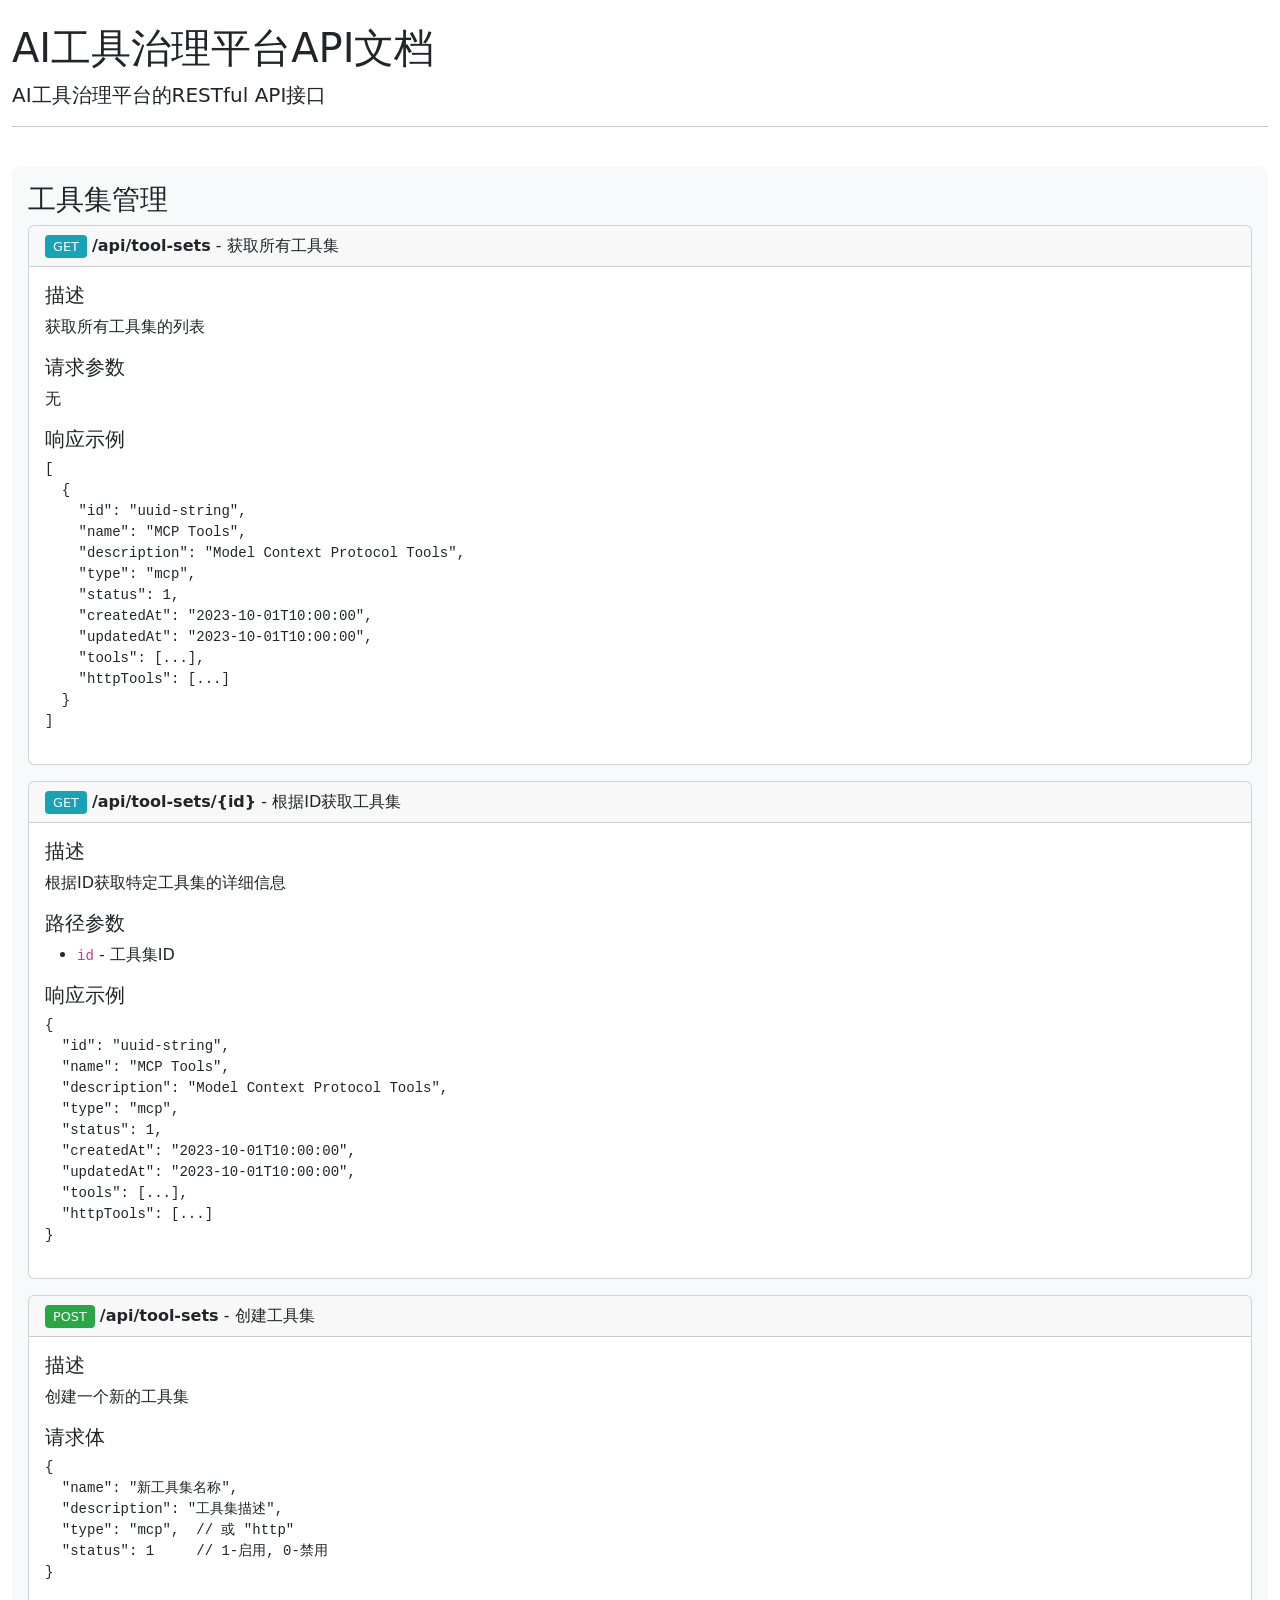
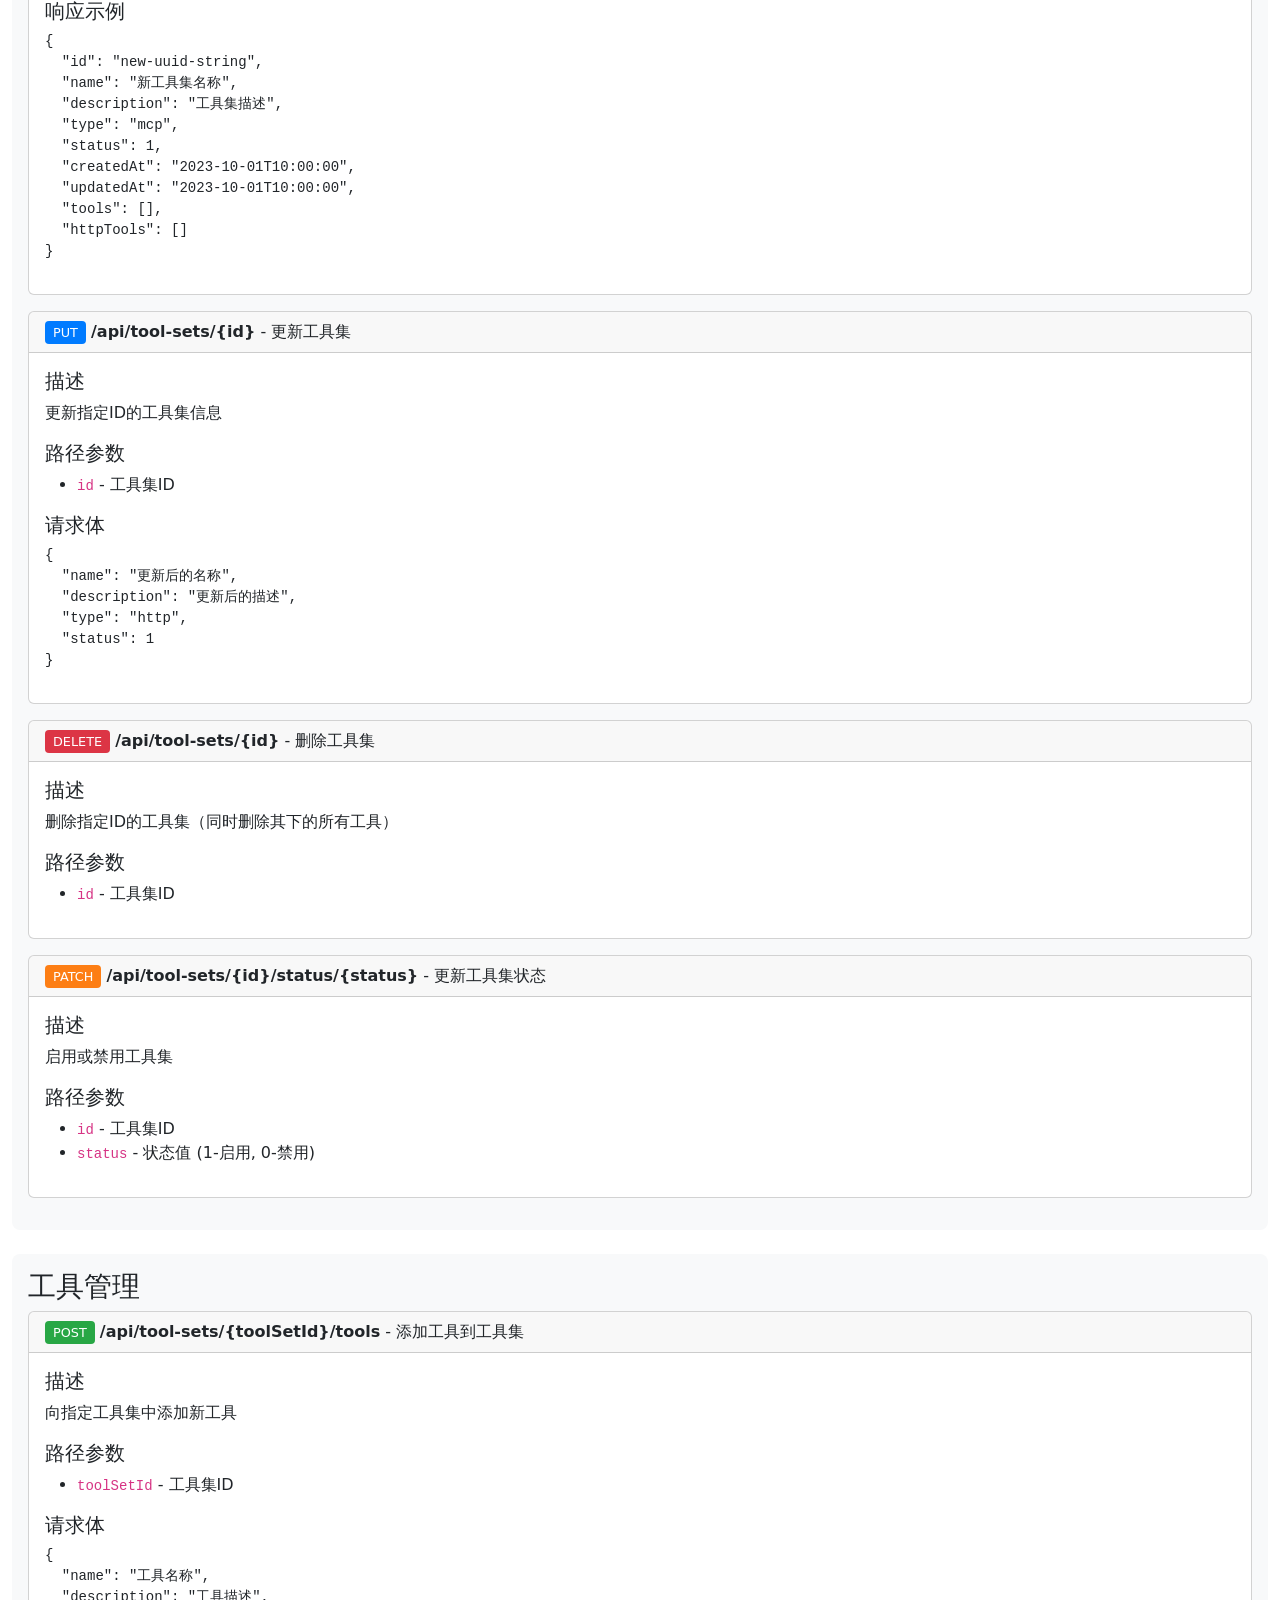
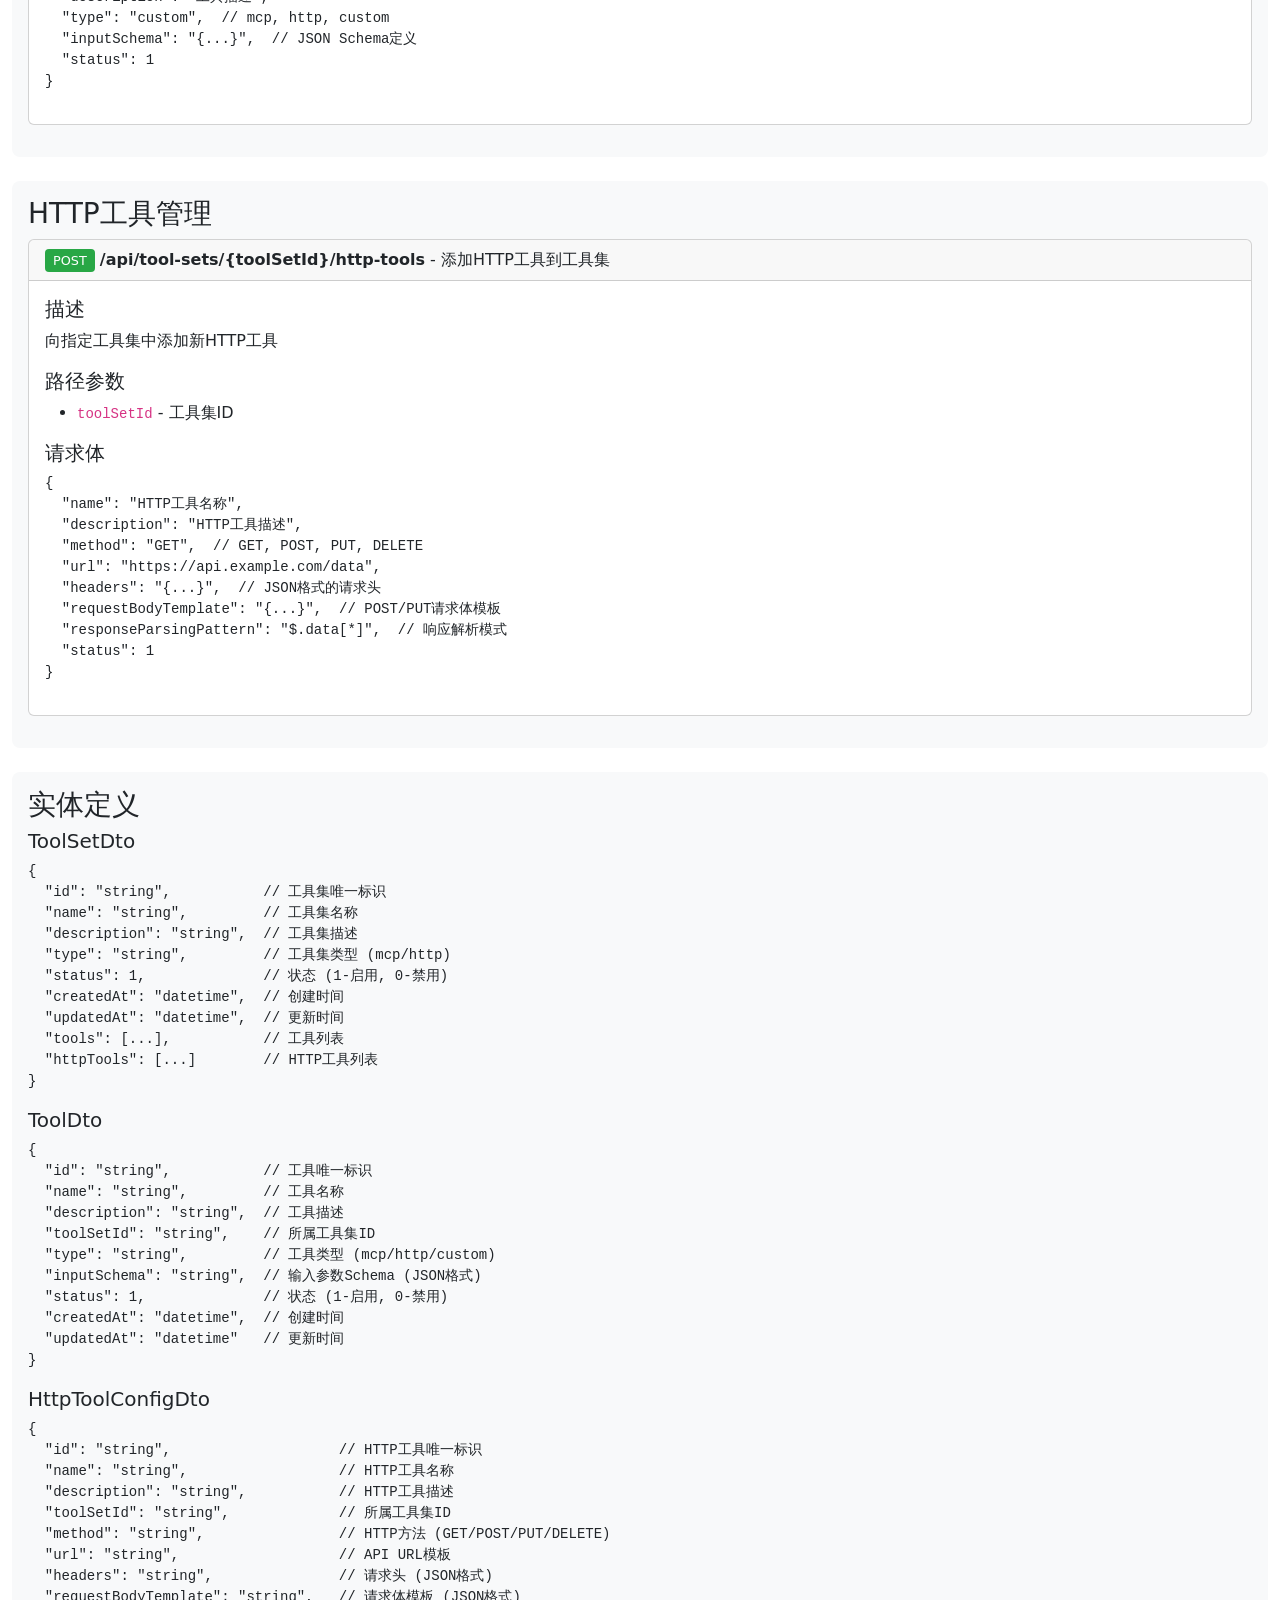
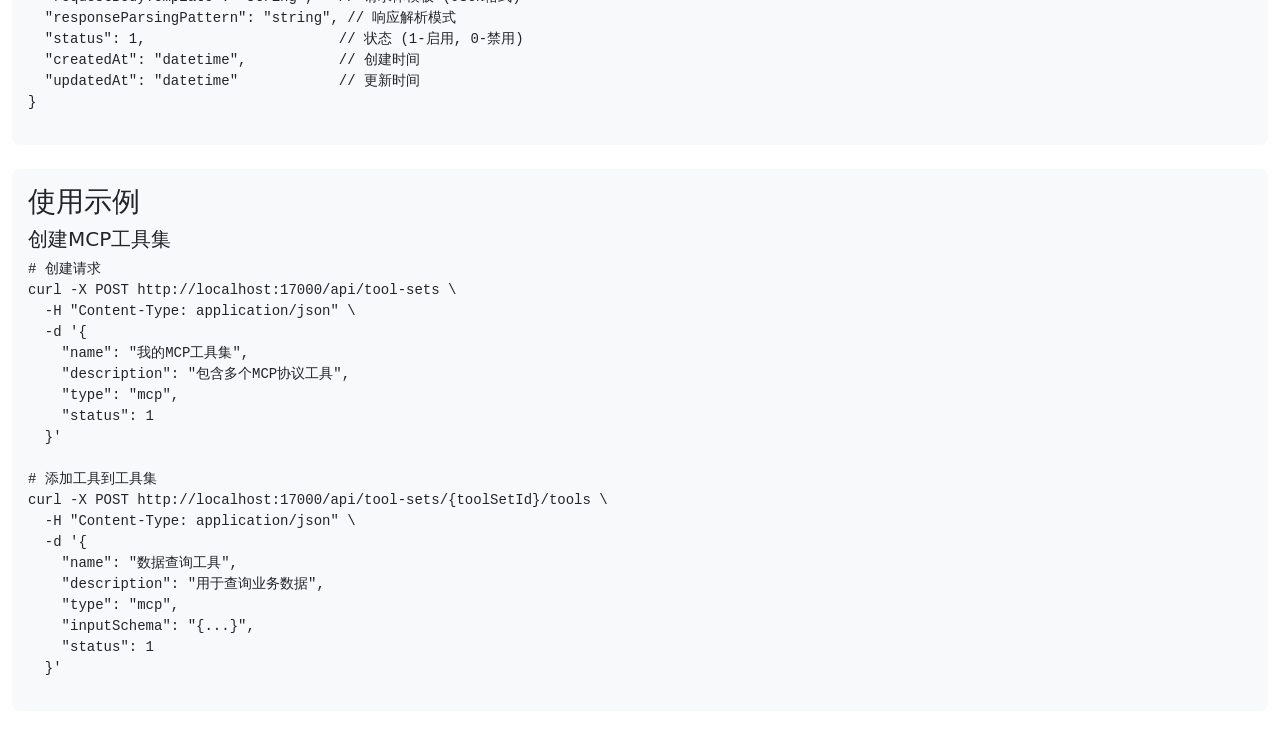
<file: auto-agent-tool/src/main/resources/static/api-docs.html>
<!DOCTYPE html>
<html lang="zh-CN">
<head>
    <meta charset="UTF-8">
    <meta name="viewport" content="width=device-width, initial-scale=1.0">
    <title>AI工具治理平台API文档</title>
    <link href="https://cdn.jsdelivr.net/npm/bootstrap@5.3.0/dist/css/bootstrap.min.css" rel="stylesheet">
    <style>
        .api-section {
            margin: 1.5rem 0;
            padding: 1rem;
            background-color: #f8f9fa;
            border-radius: 0.5rem;
        }
        .method-badge {
            font-size: 0.8em;
            padding: 0.25rem 0.5rem;
            border-radius: 0.25rem;
            color: white;
        }
        .get { background-color: #17a2b8; }
        .post { background-color: #28a745; }
        .put { background-color: #007bff; }
        .patch { background-color: #fd7e14; }
        .delete { background-color: #dc3545; }
    </style>
</head>
<body>
    <div class="container-fluid mt-4">
        <div class="row">
            <div class="col-md-12">
                <h1>AI工具治理平台API文档</h1>
                <p class="lead">AI工具治理平台的RESTful API接口</p>
                <hr>
            </div>
        </div>
        
        <div class="row">
            <div class="col-md-12">
                <!-- 工具集管理API -->
                <div class="api-section">
                    <h3>工具集管理</h3>
                    
                    <div class="card mb-3">
                        <div class="card-header">
                            <span class="method-badge get">GET</span>
                            <strong>/api/tool-sets</strong> - 获取所有工具集
                        </div>
                        <div class="card-body">
                            <h5>描述</h5>
                            <p>获取所有工具集的列表</p>
                            
                            <h5>请求参数</h5>
                            <p>无</p>
                            
                            <h5>响应示例</h5>
                            <pre><code>[
  {
    "id": "uuid-string",
    "name": "MCP Tools",
    "description": "Model Context Protocol Tools",
    "type": "mcp",
    "status": 1,
    "createdAt": "2023-10-01T10:00:00",
    "updatedAt": "2023-10-01T10:00:00",
    "tools": [...],
    "httpTools": [...]
  }
]</code></pre>
                        </div>
                    </div>
                    
                    <div class="card mb-3">
                        <div class="card-header">
                            <span class="method-badge get">GET</span>
                            <strong>/api/tool-sets/{id}</strong> - 根据ID获取工具集
                        </div>
                        <div class="card-body">
                            <h5>描述</h5>
                            <p>根据ID获取特定工具集的详细信息</p>
                            
                            <h5>路径参数</h5>
                            <ul>
                                <li><code>id</code> - 工具集ID</li>
                            </ul>
                            
                            <h5>响应示例</h5>
                            <pre><code>{
  "id": "uuid-string",
  "name": "MCP Tools",
  "description": "Model Context Protocol Tools",
  "type": "mcp",
  "status": 1,
  "createdAt": "2023-10-01T10:00:00",
  "updatedAt": "2023-10-01T10:00:00",
  "tools": [...],
  "httpTools": [...]
}</code></pre>
                        </div>
                    </div>
                    
                    <div class="card mb-3">
                        <div class="card-header">
                            <span class="method-badge post">POST</span>
                            <strong>/api/tool-sets</strong> - 创建工具集
                        </div>
                        <div class="card-body">
                            <h5>描述</h5>
                            <p>创建一个新的工具集</p>
                            
                            <h5>请求体</h5>
                            <pre><code>{
  "name": "新工具集名称",
  "description": "工具集描述",
  "type": "mcp",  // 或 "http"
  "status": 1     // 1-启用, 0-禁用
}</code></pre>
                            
                            <h5>响应示例</h5>
                            <pre><code>{
  "id": "new-uuid-string",
  "name": "新工具集名称",
  "description": "工具集描述",
  "type": "mcp",
  "status": 1,
  "createdAt": "2023-10-01T10:00:00",
  "updatedAt": "2023-10-01T10:00:00",
  "tools": [],
  "httpTools": []
}</code></pre>
                        </div>
                    </div>
                    
                    <div class="card mb-3">
                        <div class="card-header">
                            <span class="method-badge put">PUT</span>
                            <strong>/api/tool-sets/{id}</strong> - 更新工具集
                        </div>
                        <div class="card-body">
                            <h5>描述</h5>
                            <p>更新指定ID的工具集信息</p>
                            
                            <h5>路径参数</h5>
                            <ul>
                                <li><code>id</code> - 工具集ID</li>
                            </ul>
                            
                            <h5>请求体</h5>
                            <pre><code>{
  "name": "更新后的名称",
  "description": "更新后的描述",
  "type": "http",
  "status": 1
}</code></pre>
                        </div>
                    </div>
                    
                    <div class="card mb-3">
                        <div class="card-header">
                            <span class="method-badge delete">DELETE</span>
                            <strong>/api/tool-sets/{id}</strong> - 删除工具集
                        </div>
                        <div class="card-body">
                            <h5>描述</h5>
                            <p>删除指定ID的工具集（同时删除其下的所有工具）</p>
                            
                            <h5>路径参数</h5>
                            <ul>
                                <li><code>id</code> - 工具集ID</li>
                            </ul>
                        </div>
                    </div>
                    
                    <div class="card mb-3">
                        <div class="card-header">
                            <span class="method-badge patch">PATCH</span>
                            <strong>/api/tool-sets/{id}/status/{status}</strong> - 更新工具集状态
                        </div>
                        <div class="card-body">
                            <h5>描述</h5>
                            <p>启用或禁用工具集</p>
                            
                            <h5>路径参数</h5>
                            <ul>
                                <li><code>id</code> - 工具集ID</li>
                                <li><code>status</code> - 状态值 (1-启用, 0-禁用)</li>
                            </ul>
                        </div>
                    </div>
                </div>
                
                <!-- 工具管理API -->
                <div class="api-section">
                    <h3>工具管理</h3>
                    
                    <div class="card mb-3">
                        <div class="card-header">
                            <span class="method-badge post">POST</span>
                            <strong>/api/tool-sets/{toolSetId}/tools</strong> - 添加工具到工具集
                        </div>
                        <div class="card-body">
                            <h5>描述</h5>
                            <p>向指定工具集中添加新工具</p>
                            
                            <h5>路径参数</h5>
                            <ul>
                                <li><code>toolSetId</code> - 工具集ID</li>
                            </ul>
                            
                            <h5>请求体</h5>
                            <pre><code>{
  "name": "工具名称",
  "description": "工具描述",
  "type": "custom",  // mcp, http, custom
  "inputSchema": "{...}",  // JSON Schema定义
  "status": 1
}</code></pre>
                        </div>
                    </div>
                </div>
                
                <!-- HTTP工具管理API -->
                <div class="api-section">
                    <h3>HTTP工具管理</h3>
                    
                    <div class="card mb-3">
                        <div class="card-header">
                            <span class="method-badge post">POST</span>
                            <strong>/api/tool-sets/{toolSetId}/http-tools</strong> - 添加HTTP工具到工具集
                        </div>
                        <div class="card-body">
                            <h5>描述</h5>
                            <p>向指定工具集中添加新HTTP工具</p>
                            
                            <h5>路径参数</h5>
                            <ul>
                                <li><code>toolSetId</code> - 工具集ID</li>
                            </ul>
                            
                            <h5>请求体</h5>
                            <pre><code>{
  "name": "HTTP工具名称",
  "description": "HTTP工具描述",
  "method": "GET",  // GET, POST, PUT, DELETE
  "url": "https://api.example.com/data",
  "headers": "{...}",  // JSON格式的请求头
  "requestBodyTemplate": "{...}",  // POST/PUT请求体模板
  "responseParsingPattern": "$.data[*]",  // 响应解析模式
  "status": 1
}</code></pre>
                        </div>
                    </div>
                </div>
                
                <!-- 实体定义 -->
                <div class="api-section">
                    <h3>实体定义</h3>
                    
                    <h5>ToolSetDto</h5>
                    <pre><code>{
  "id": "string",           // 工具集唯一标识
  "name": "string",         // 工具集名称
  "description": "string",  // 工具集描述
  "type": "string",         // 工具集类型 (mcp/http)
  "status": 1,              // 状态 (1-启用, 0-禁用)
  "createdAt": "datetime",  // 创建时间
  "updatedAt": "datetime",  // 更新时间
  "tools": [...],           // 工具列表
  "httpTools": [...]        // HTTP工具列表
}</code></pre>
                    
                    <h5>ToolDto</h5>
                    <pre><code>{
  "id": "string",           // 工具唯一标识
  "name": "string",         // 工具名称
  "description": "string",  // 工具描述
  "toolSetId": "string",    // 所属工具集ID
  "type": "string",         // 工具类型 (mcp/http/custom)
  "inputSchema": "string",  // 输入参数Schema (JSON格式)
  "status": 1,              // 状态 (1-启用, 0-禁用)
  "createdAt": "datetime",  // 创建时间
  "updatedAt": "datetime"   // 更新时间
}</code></pre>
                    
                    <h5>HttpToolConfigDto</h5>
                    <pre><code>{
  "id": "string",                    // HTTP工具唯一标识
  "name": "string",                  // HTTP工具名称
  "description": "string",           // HTTP工具描述
  "toolSetId": "string",             // 所属工具集ID
  "method": "string",                // HTTP方法 (GET/POST/PUT/DELETE)
  "url": "string",                   // API URL模板
  "headers": "string",               // 请求头 (JSON格式)
  "requestBodyTemplate": "string",   // 请求体模板 (JSON格式)
  "responseParsingPattern": "string", // 响应解析模式
  "status": 1,                       // 状态 (1-启用, 0-禁用)
  "createdAt": "datetime",           // 创建时间
  "updatedAt": "datetime"            // 更新时间
}</code></pre>
                </div>
                
                <!-- 使用示例 -->
                <div class="api-section">
                    <h3>使用示例</h3>
                    
                    <h5>创建MCP工具集</h5>
                    <pre><code># 创建请求
curl -X POST http://localhost:17000/api/tool-sets \
  -H "Content-Type: application/json" \
  -d '{
    "name": "我的MCP工具集",
    "description": "包含多个MCP协议工具",
    "type": "mcp",
    "status": 1
  }'

# 添加工具到工具集
curl -X POST http://localhost:17000/api/tool-sets/{toolSetId}/tools \
  -H "Content-Type: application/json" \
  -d '{
    "name": "数据查询工具",
    "description": "用于查询业务数据",
    "type": "mcp",
    "inputSchema": "{...}",
    "status": 1
  }'</code></pre>
                </div>
            </div>
        </div>
    </div>

    <script src="https://cdn.jsdelivr.net/npm/bootstrap@5.3.0/dist/js/bootstrap.bundle.min.js"></script>
</body>
</html>
</file>
